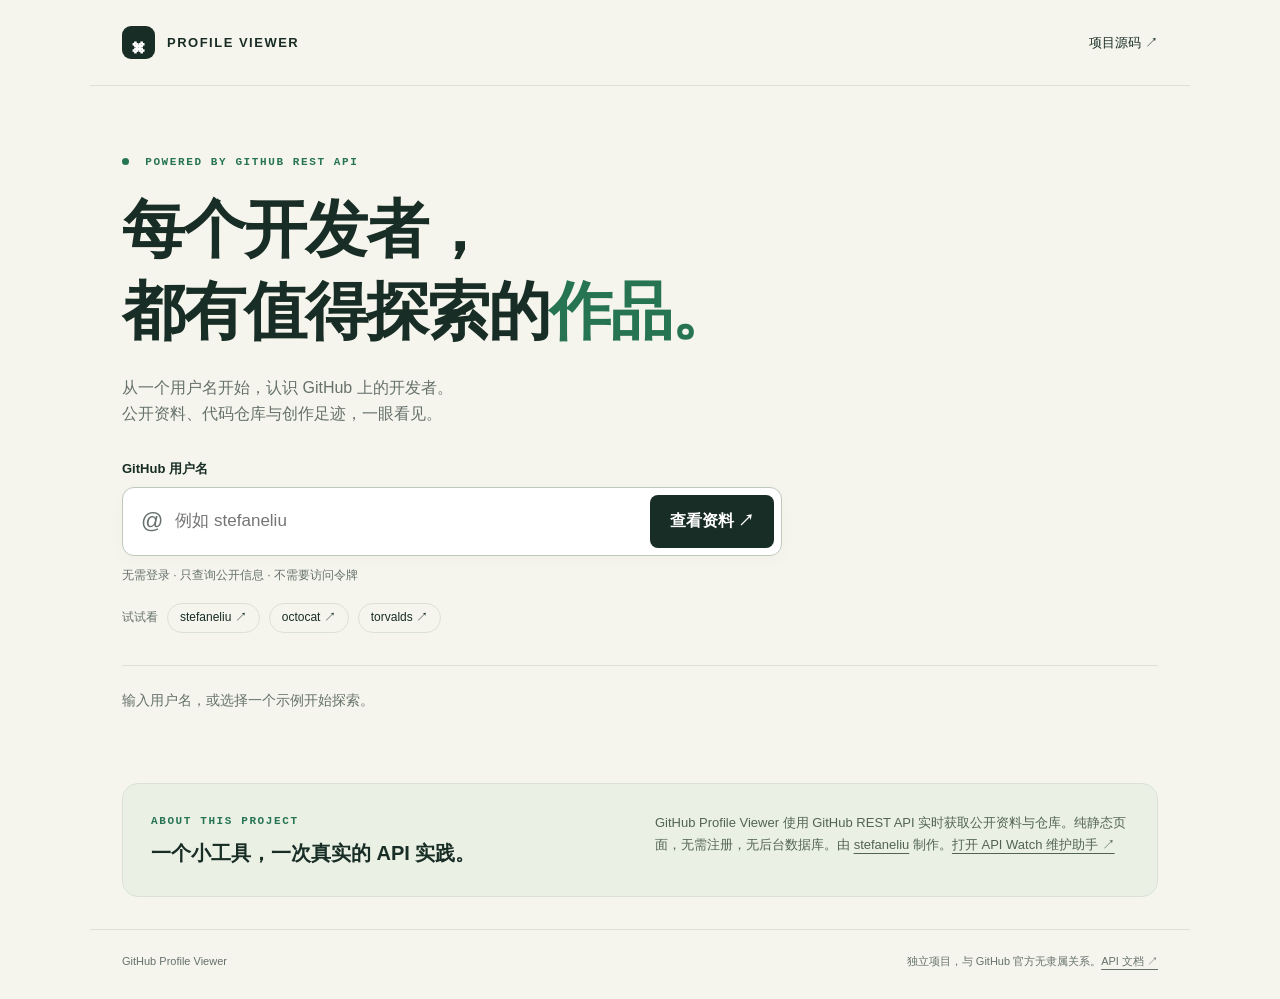
<file: index.html>
<!doctype html>
<html lang="zh-CN">
<head>
  <meta charset="utf-8">
  <meta name="viewport" content="width=device-width, initial-scale=1">
  <meta name="description" content="输入 GitHub 用户名，实时查看公开资料与最近更新的仓库。由 stefaneliu 制作的 GitHub REST API 项目。">
  <meta name="theme-color" content="#13251f">
  <title>GitHub Profile Viewer · stefaneliu</title>
  <link rel="stylesheet" href="styles.css">
  <script src="app.js" defer></script>
</head>
<body>
  <header class="topbar wrap">
    <a class="brand" href="./" aria-label="GitHub Profile Viewer 首页"><span class="mark" aria-hidden="true">⌘</span> PROFILE VIEWER</a>
    <a href="https://github.com/stefaneliu/github-profile-viewer" target="_blank" rel="noopener noreferrer">项目源码 ↗</a>
  </header>
  <main class="wrap">
    <section class="hero" aria-labelledby="title">
      <p class="eyebrow"><span class="dot"></span> POWERED BY GITHUB REST API</p>
      <h1 id="title">每个开发者，<br>都有值得探索的<span>作品。</span></h1>
      <p class="intro">从一个用户名开始，认识 GitHub 上的开发者。<br>公开资料、代码仓库与创作足迹，一眼看见。</p>
      <form id="search-form" novalidate>
        <label for="username">GitHub 用户名</label>
        <div class="searchbox"><span aria-hidden="true">@</span><input id="username" name="username" autocomplete="off" autocapitalize="none" spellcheck="false" maxlength="39" placeholder="例如 stefaneliu" aria-describedby="search-help"><button type="submit">查看资料 <span aria-hidden="true">↗</span></button></div>
        <p id="search-help">无需登录 · 只查询公开信息 · 不需要访问令牌</p>
      </form>
      <div class="examples">试试看 <button type="button" data-user="stefaneliu">stefaneliu ↗</button><button type="button" data-user="octocat">octocat ↗</button><button type="button" data-user="torvalds">torvalds ↗</button></div>
    </section>
    <p id="status" class="status" role="status" aria-live="polite">输入用户名，或选择一个示例开始探索。</p>
    <section id="result" hidden aria-label="查询结果" aria-busy="false">
      <article class="profile panel">
        <div class="identity"><img id="avatar" width="88" height="88" alt=""><div><p class="eyebrow" id="account-type"></p><h2 id="display-name"></h2><a id="profile-link" target="_blank" rel="noopener noreferrer"></a></div></div>
        <p id="bio" class="bio"></p>
        <div id="metadata" class="metadata"></div>
        <dl class="stats"><div><dt>公开仓库</dt><dd id="repo-count"></dd></div><div><dt>关注者</dt><dd id="followers"></dd></div><div><dt>正在关注</dt><dd id="following"></dd></div></dl>
      </article>
      <div class="section-title"><h2>最近更新的仓库</h2><span>最多展示 6 个 · 含 Fork</span></div>
      <p id="repo-status" role="status"></p>
      <div id="repos" class="repo-grid"></div>
      <p id="fetched-at" class="caption"></p>
    </section>
    <section class="about panel"><div><p class="eyebrow">ABOUT THIS PROJECT</p><h2>一个小工具，一次真实的 API 实践。</h2></div><p>GitHub Profile Viewer 使用 GitHub REST API 实时获取公开资料与仓库。纯静态页面，无需注册，无后台数据库。由 <a href="https://github.com/stefaneliu">stefaneliu</a> 制作。<a href="api-watch/">打开 API Watch 维护助手 ↗</a></p></section>
  </main>
  <footer class="wrap"><span>GitHub Profile Viewer</span><span>独立项目，与 GitHub 官方无隶属关系。<a href="https://docs.github.com/en/rest" target="_blank" rel="noopener noreferrer">API 文档 ↗</a></span></footer>
  <noscript><p class="wrap">此工具需要启用 JavaScript 才能查询 GitHub API。</p></noscript>
</body>
</html>
</file>
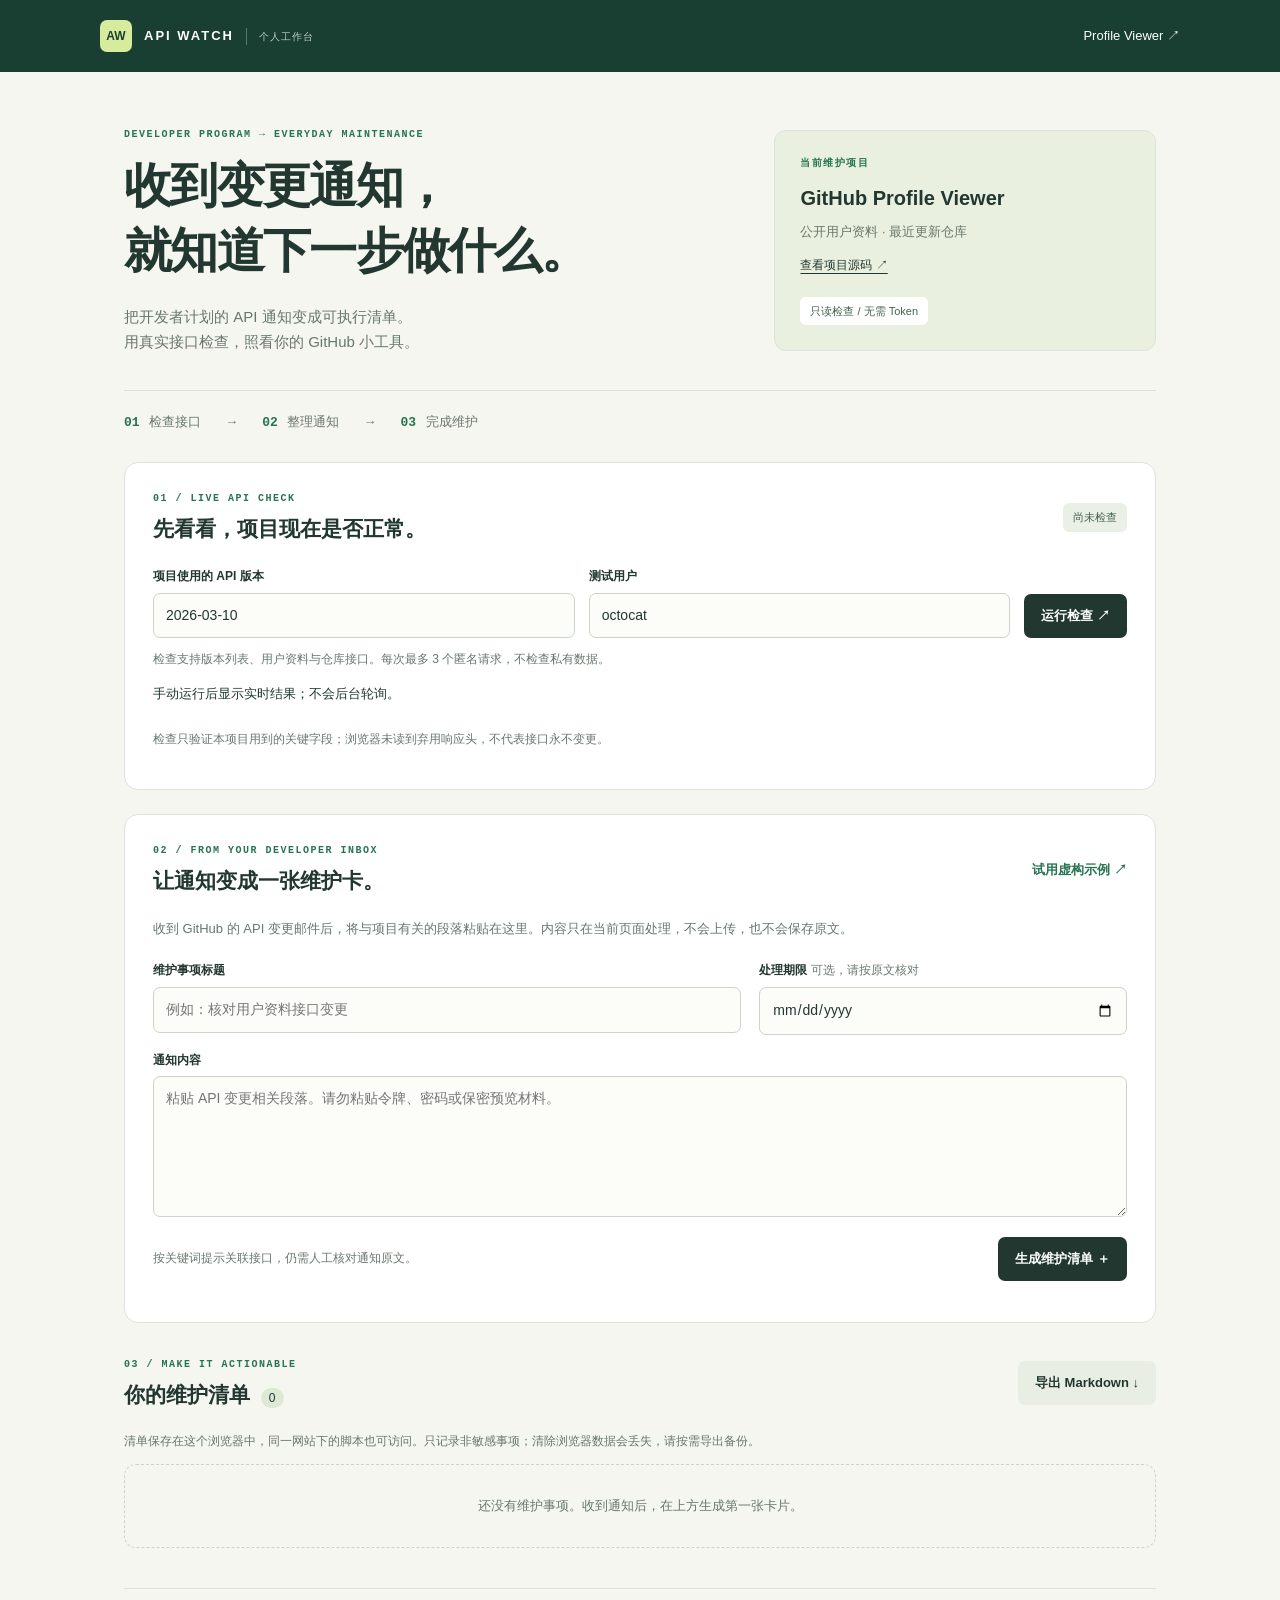
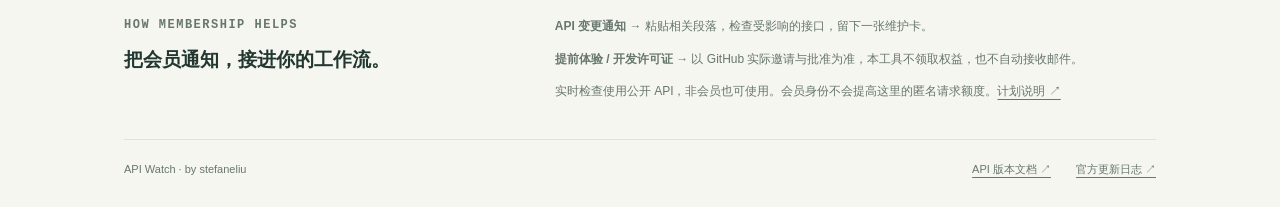
<file: api-watch/index.html>
<!doctype html>
<html lang="zh-CN">
<head><meta charset="utf-8"><meta name="viewport" content="width=device-width,initial-scale=1"><meta name="description" content="将 GitHub 开发者通知转成维护任务，检查 Profile Viewer 使用的 API 版本与接口。"><meta name="theme-color" content="#193e32"><title>API Watch · GitHub API 维护助手</title><link rel="stylesheet" href="style.css"><script type="module" src="app.mjs"></script></head>
<body>
<header><a class="brand" href="./"><span class="logo">AW</span> API WATCH <span class="beta">个人工作台</span></a><a href="../">Profile Viewer ↗</a></header>
<main>
<section class="hero"><div><p class="eyebrow">DEVELOPER PROGRAM → EVERYDAY MAINTENANCE</p><h1>收到变更通知，<br>就知道下一步做什么。</h1><p class="lead">把开发者计划的 API 通知变成可执行清单。<br>用真实接口检查，照看你的 GitHub 小工具。</p></div><aside class="project"><p class="eyebrow">当前维护项目</p><h2>GitHub Profile Viewer</h2><p>公开用户资料 · 最近更新仓库</p><a href="https://github.com/stefaneliu/github-profile-viewer" target="_blank" rel="noopener noreferrer">查看项目源码 ↗</a><span class="pill">只读检查 / 无需 Token</span></aside></section>
<div class="workflow"><a href="#health"><b>01</b> 检查接口</a><span>→</span><a href="#notice"><b>02</b> 整理通知</a><span>→</span><a href="#tasks"><b>03</b> 完成维护</a></div>
<section id="health" class="panel"><div class="section-head"><div><p class="eyebrow">01 / LIVE API CHECK</p><h2>先看看，项目现在是否正常。</h2></div><span class="pill" id="health-badge">尚未检查</span></div>
<form id="check-form"><div><label for="api-version">项目使用的 API 版本</label><input id="api-version" value="2026-03-10" inputmode="numeric" pattern="\d{4}-\d{2}-\d{2}" required></div><div><label for="test-user">测试用户</label><input id="test-user" value="octocat" maxlength="39" required autocomplete="off" autocapitalize="none" spellcheck="false"></div><button id="check-button" class="primary" type="submit">运行检查 <span>↗</span></button></form>
<p class="hint">检查支持版本列表、用户资料与仓库接口。每次最多 3 个匿名请求，不检查私有数据。</p><p id="check-status" role="status" aria-live="polite">手动运行后显示实时结果；不会后台轮询。</p>
<div id="checks" class="checks"></div><div id="rate" class="rate" hidden></div><p class="hint">检查只验证本项目用到的关键字段；浏览器未读到弃用响应头，不代表接口永不变更。</p></section>
<section id="notice" class="panel"><div class="section-head"><div><p class="eyebrow">02 / FROM YOUR DEVELOPER INBOX</p><h2>让通知变成一张维护卡。</h2></div><button type="button" id="sample" class="text-button">试用虚构示例 ↗</button></div>
<p class="section-intro">收到 GitHub 的 API 变更邮件后，将与项目有关的段落粘贴在这里。内容只在当前页面处理，不会上传，也不会保存原文。</p>
<form id="notice-form"><div class="notice-fields"><div><label for="notice-title">维护事项标题</label><input id="notice-title" maxlength="100" placeholder="例如：核对用户资料接口变更" required></div><div><label for="due-date">处理期限 <span class="optional">可选，请按原文核对</span></label><input id="due-date" type="date"></div></div><label for="notice-text">通知内容</label><textarea id="notice-text" rows="5" maxlength="20000" required placeholder="粘贴 API 变更相关段落。请勿粘贴令牌、密码或保密预览材料。"></textarea><div class="form-bottom"><span class="hint">按关键词提示关联接口，仍需人工核对通知原文。</span><button type="submit" class="primary">生成维护清单 ＋</button></div></form><p id="notice-status" role="status" aria-live="polite"></p></section>
<section id="tasks"><div class="section-head"><div><p class="eyebrow">03 / MAKE IT ACTIONABLE</p><h2>你的维护清单 <span class="count" id="task-count">0</span></h2></div><button type="button" id="export" class="secondary">导出 Markdown ↓</button></div><p class="hint">清单保存在这个浏览器中，同一网站下的脚本也可访问。只记录非敏感事项；清除浏览器数据会丢失，请按需导出备份。</p><div id="task-list"></div></section>
<section class="benefits"><div><p class="eyebrow">HOW MEMBERSHIP HELPS</p><h2>把会员通知，接进你的工作流。</h2></div><div><p><b>API 变更通知 →</b> 粘贴相关段落，检查受影响的接口，留下一张维护卡。</p><p><b>提前体验 / 开发许可证 →</b> 以 GitHub 实际邀请与批准为准，本工具不领取权益，也不自动接收邮件。</p><p>实时检查使用公开 API，非会员也可使用。会员身份不会提高这里的匿名请求额度。<a href="https://docs.github.com/en/integrations/concepts/github-developer-program" target="_blank" rel="noopener noreferrer">计划说明 ↗</a></p></div></section>
<footer><span>API Watch · by stefaneliu</span><a href="https://docs.github.com/en/rest/about-the-rest-api/api-versions" target="_blank" rel="noopener noreferrer">API 版本文档 ↗</a><a href="https://github.blog/changelog/" target="_blank" rel="noopener noreferrer">官方更新日志 ↗</a></footer>
</main><noscript>请启用 JavaScript 后使用此工具。</noscript></body></html>
</file>
<file: styles.css>
:root{color-scheme:light;--ink:#182d25;--muted:#65716b;--green:#267451;--line:#dce1d7;--paper:#f5f5ed}*{box-sizing:border-box}body{margin:0;background:var(--paper);color:var(--ink);font-family:Inter,-apple-system,BlinkMacSystemFont,"Segoe UI","PingFang SC","Microsoft YaHei",sans-serif;line-height:1.65}.wrap{max-width:1100px;margin:auto;padding-left:32px;padding-right:32px}a{color:inherit;text-underline-offset:4px}button,input{font:inherit}button,a,input{-webkit-tap-highlight-color:transparent}button{cursor:pointer}button:focus-visible,a:focus-visible,input:focus-visible{outline:3px solid #d18d27;outline-offset:5px}.topbar{display:flex;justify-content:space-between;align-items:center;gap:20px;padding-top:26px;padding-bottom:26px;border-bottom:1px solid var(--line);font-size:13px}.topbar a{text-decoration:none}.brand{font-weight:750;letter-spacing:1.5px;display:flex;align-items:center;gap:12px}.mark{display:grid;place-items:center;background:var(--ink);color:#fff;border-radius:9px;width:33px;height:33px;font-size:25px}.hero{max-width:820px;padding:67px 0 32px}.eyebrow{font-family:ui-monospace,SFMono-Regular,monospace;font-size:11px;font-weight:600;letter-spacing:1.6px;color:var(--green);margin:0 0 18px}.dot{display:inline-block;width:7px;height:7px;background:var(--green);border-radius:50%;margin-right:8px}h1{font-size:clamp(36px,5.6vw,63px);line-height:1.3;letter-spacing:-2px;margin:0 0 22px;font-weight:720}h1 span{color:var(--green)}.intro{color:var(--muted);font-size:16px;margin-bottom:30px}form{max-width:660px}label{display:block;font-size:13px;font-weight:650;margin-bottom:8px}.searchbox{display:flex;gap:12px;align-items:center;border:1px solid #bdc9bc;border-radius:12px;background:#fff;padding:7px 7px 7px 18px;box-shadow:0 4px 18px #182d2506}.searchbox>span{color:var(--muted);font-size:22px}input{min-width:0;width:100%;border:0;background:transparent;padding:10px 0;color:var(--ink);font-size:17px}input:focus{outline:none}input:focus-visible{outline:2px solid var(--green);outline-offset:1px}button[type=submit]{flex-shrink:0;background:var(--ink);color:white;border:0;border-radius:8px;padding:13px 20px;font-weight:600}button[type=submit]:hover{background:var(--green)}#search-help{font-size:12px;color:var(--muted);margin:10px 0 18px}.examples{display:flex;flex-wrap:wrap;align-items:center;gap:9px;font-size:12px;color:var(--muted)}.examples button{background:transparent;border:1px solid var(--line);border-radius:20px;padding:4px 12px;color:var(--ink)}.examples button:hover{background:#e4eadf}.status{border-top:1px solid var(--line);padding:23px 0;font-size:14px;color:var(--muted);margin:0}.status.error{color:#a23328}.panel{background:#fff;border:1px solid var(--line);border-radius:16px}.profile{padding:30px}.identity{display:flex;gap:20px;align-items:center}.identity img{border-radius:50%;object-fit:cover;background:var(--paper)}.identity .eyebrow{margin:0 0 3px}h2{margin:0;font-size:23px;line-height:1.45}.identity a{font-size:14px;color:var(--green)}.bio{max-width:730px;white-space:pre-wrap;overflow-wrap:anywhere}.metadata{display:flex;flex-wrap:wrap;gap:10px 24px;font-size:13px;color:var(--muted)}.metadata a{overflow-wrap:anywhere}.stats{display:grid;grid-template-columns:repeat(3,1fr);border-top:1px solid var(--line);margin:24px 0 0;padding-top:20px;gap:14px}.stats div{display:flex;flex-direction:column-reverse}.stats dt{font-size:12px;color:var(--muted)}.stats dd{margin:0;font-size:27px;font-weight:700;font-variant-numeric:tabular-nums}.section-title{display:flex;justify-content:space-between;gap:12px;align-items:baseline;margin:30px 0 16px}.section-title h2{font-size:18px}.section-title span,.caption{font-size:12px;color:var(--muted)}.repo-grid{display:grid;grid-template-columns:repeat(2,minmax(0,1fr));gap:14px}.repo{display:flex;flex-direction:column;padding:22px;min-height:172px}.repo h3{font-size:16px;margin:0;overflow-wrap:anywhere}.repo h3 a{text-decoration:none}.repo h3 a:hover{text-decoration:underline}.repo p{font-size:13px;color:var(--muted);margin:10px 0 20px;overflow-wrap:anywhere}.repo-details{display:flex;flex-wrap:wrap;gap:16px;font-size:12px;margin-top:auto;color:var(--muted)}#repo-status{font-size:14px;color:var(--muted)}.about{margin:48px 0 32px;padding:28px;display:grid;grid-template-columns:1fr 1fr;gap:30px;background:#eaf0e4}.about .eyebrow{margin-bottom:9px}.about h2{font-size:20px}.about>p{font-size:13px;color:#526451;margin:0}footer{display:flex;justify-content:space-between;gap:20px;padding-top:22px;padding-bottom:28px;border-top:1px solid var(--line);font-size:11px;color:var(--muted)}[hidden]{display:none!important}@media(max-width:600px){.wrap{padding-left:20px;padding-right:20px}.topbar{font-size:10px;gap:12px}.brand{letter-spacing:.7px}.mark{width:27px;height:27px;font-size:20px}.hero{padding-top:40px}h1{letter-spacing:-1.2px}.intro{font-size:14px}.searchbox{gap:8px;padding-left:12px}button[type=submit]{padding:12px;font-size:13px}.profile{padding:22px}.identity{gap:14px}.identity img{width:64px;height:64px}.identity h2{font-size:21px;overflow-wrap:anywhere}.repo-grid,.about{grid-template-columns:1fr}.section-title{align-items:flex-start;flex-direction:column;gap:5px}.about{padding:22px;gap:18px}footer{flex-direction:column;gap:7px}.stats dd{font-size:23px}}@media(prefers-reduced-motion:no-preference){button,a{transition:background-color .15s,color .15s}}
</file>
<file: api-watch/style.css>
:root{color-scheme:light;--ink:#21372f;--muted:#68776e;--green:#277451;--line:#dce3d8;--paper:#f5f6f0;--white:#fff}*{box-sizing:border-box}html{scroll-behavior:smooth;scroll-padding-top:20px}body{margin:0;background:var(--paper);color:var(--ink);font:15px/1.7 -apple-system,BlinkMacSystemFont,"Segoe UI","PingFang SC",sans-serif}header{background:#193e32;color:#fff;display:flex;justify-content:space-between;align-items:center;padding:20px max(24px,calc((100vw - 1080px)/2));gap:20px}a{color:inherit;text-underline-offset:4px}header a{text-decoration:none;font-size:13px}.brand{display:flex;align-items:center;gap:12px;font-weight:750;letter-spacing:2px;white-space:nowrap}.logo{background:#d7eb9c;color:#193e32;border-radius:7px;display:grid;place-items:center;width:32px;height:32px;font-size:12px;letter-spacing:0}.beta{font-size:10px;color:#b8d1c3;border-left:1px solid #5b766a;padding-left:12px;font-weight:400;letter-spacing:1px}main{max-width:1080px;margin:auto;padding:0 24px}.hero{display:grid;grid-template-columns:1.6fr 1fr;gap:40px;align-items:center;padding:55px 0 35px}.eyebrow{font:600 10px/1.5 ui-monospace,SFMono-Regular,monospace;letter-spacing:1.5px;color:var(--green);margin:0 0 12px}h1{font-size:clamp(32px,4.5vw,48px);letter-spacing:-1.7px;line-height:1.35;margin:0 0 20px}h2{font-size:21px;line-height:1.5;margin:0}.lead{color:var(--muted);font-size:15px;margin:0}.project{border:1px solid var(--line);border-radius:12px;background:#eaf0df;padding:25px}.project h2{font-size:20px}.project p:not(.eyebrow){font-size:13px;color:var(--muted);margin:8px 0}.project a{font-size:12px}.pill{font-size:11px;padding:5px 10px;border-radius:6px;background:#eaf0e5;color:#44634e;white-space:nowrap}.project .pill{display:table;margin-top:20px;background:#fff}.workflow{display:flex;gap:24px;align-items:center;border-top:1px solid var(--line);padding:20px 0 28px;font-size:13px;color:var(--muted)}.workflow a{text-decoration:none}.workflow b{font-family:ui-monospace,monospace;color:var(--green);margin-right:6px}.panel{padding:28px;background:white;border:1px solid var(--line);border-radius:14px;margin-bottom:24px}.section-head{display:flex;align-items:center;justify-content:space-between;gap:15px;margin-bottom:22px}.section-head .eyebrow{margin-bottom:7px}.hint{font-size:12px;color:var(--muted);line-height:1.6}.section-intro{font-size:13px;color:var(--muted);max-width:760px}button,input,textarea{font:inherit}button{cursor:pointer;border:0;border-radius:7px;padding:11px 17px;font-size:13px;font-weight:600}button:disabled{cursor:wait;opacity:.65}.primary{background:var(--ink);color:white}.primary:hover{background:var(--green)}.secondary{background:#e9eee4;color:var(--ink)}.text-button{color:var(--green);background:transparent;padding:8px 0}a:focus-visible,button:focus-visible,input:focus-visible,textarea:focus-visible{outline:3px solid #c88f35;outline-offset:3px}input,textarea{width:100%;background:#fcfcf9;border:1px solid #cad4c7;border-radius:7px;padding:10px 12px;color:var(--ink);font-size:14px}label{display:block;font-size:12px;font-weight:650;margin-bottom:6px}#check-form{display:grid;grid-template-columns:1fr 1fr auto;gap:14px;align-items:end}.optional{font-weight:400;color:var(--muted)}#check-status,#notice-status{font-size:13px;overflow-wrap:anywhere}.checks{display:grid;gap:10px}.check{border:1px solid var(--line);border-radius:9px;padding:15px;display:grid;grid-template-columns:24px 1fr;gap:10px}.check .symbol{font-size:16px;font-weight:700;color:var(--green)}.check.warn .symbol{color:#98631b}.check.fail .symbol{color:#ae422d}.check h3{margin:0 0 5px;font-size:14px}.check p{margin:4px 0;font-size:12px;color:var(--muted);overflow-wrap:anywhere}.check code{font:11px/1.5 ui-monospace,monospace;color:#4c6558;overflow-wrap:anywhere}.rate{background:#eef3e7;font-size:12px;border-radius:8px;padding:12px;margin-top:14px}.notice-fields{display:grid;grid-template-columns:1.6fr 1fr;gap:18px;margin:20px 0 15px}textarea{resize:vertical;min-height:120px}.form-bottom{display:flex;align-items:center;justify-content:space-between;gap:20px;margin-top:12px}#tasks{padding-top:10px}.count{font-size:12px;font-weight:500;border-radius:12px;background:#dde9d5;padding:3px 8px;margin-left:5px}.empty{border:1px dashed #c9d5c5;border-radius:12px;padding:30px;text-align:center;color:var(--muted);font-size:13px}.task-card{background:white;padding:22px;border-radius:12px;border:1px solid var(--line);margin-top:14px}.task-top{display:flex;justify-content:space-between;gap:20px;align-items:flex-start}.task-top h3{margin:0;font-size:16px;overflow-wrap:anywhere}.task-top p{font-size:12px;color:var(--muted);margin:5px 0}.delete{background:transparent;color:#7c5443;font-size:11px;padding:4px 8px;flex-shrink:0}.task-row{display:flex;gap:10px;align-items:flex-start;font-size:13px;font-weight:400;padding:7px 0;cursor:pointer}.task-row input{width:16px;height:16px;flex-shrink:0;accent-color:var(--green);margin-top:4px}.task-row.done span{text-decoration:line-through;color:var(--muted)}.benefits{display:grid;grid-template-columns:1fr 1.5fr;gap:30px;margin:40px 0 25px;padding-top:27px;border-top:1px solid var(--line)}.benefits h2{font-size:19px}.benefits p{font-size:12px;color:var(--muted);margin:0 0 12px}footer{display:flex;flex-wrap:wrap;gap:12px 25px;color:var(--muted);font-size:11px;padding:20px 0 30px;border-top:1px solid var(--line)}footer span{margin-right:auto}[hidden]{display:none!important}@media(max-width:650px){header{padding:16px 20px}.brand{gap:8px;letter-spacing:1px}.beta{display:none}main{padding:0 18px}.hero{grid-template-columns:1fr;gap:24px;padding-top:35px}.project{padding:20px}.workflow{gap:12px;justify-content:space-between;font-size:11px}.workflow b{margin-right:3px}.panel{padding:20px}.section-head{align-items:flex-start;gap:10px}h2{font-size:18px}#check-form{grid-template-columns:1fr 1fr}#check-button{grid-column:1/-1}.notice-fields,.benefits{grid-template-columns:1fr}.notice-fields{gap:12px}.form-bottom{align-items:stretch;flex-direction:column;gap:8px}.text-button{font-size:11px;white-space:nowrap}.task-card{padding:18px}.benefits{gap:14px}.optional{display:block}footer span{width:100%}}@media(prefers-reduced-motion:reduce){html{scroll-behavior:auto}}
</file>
